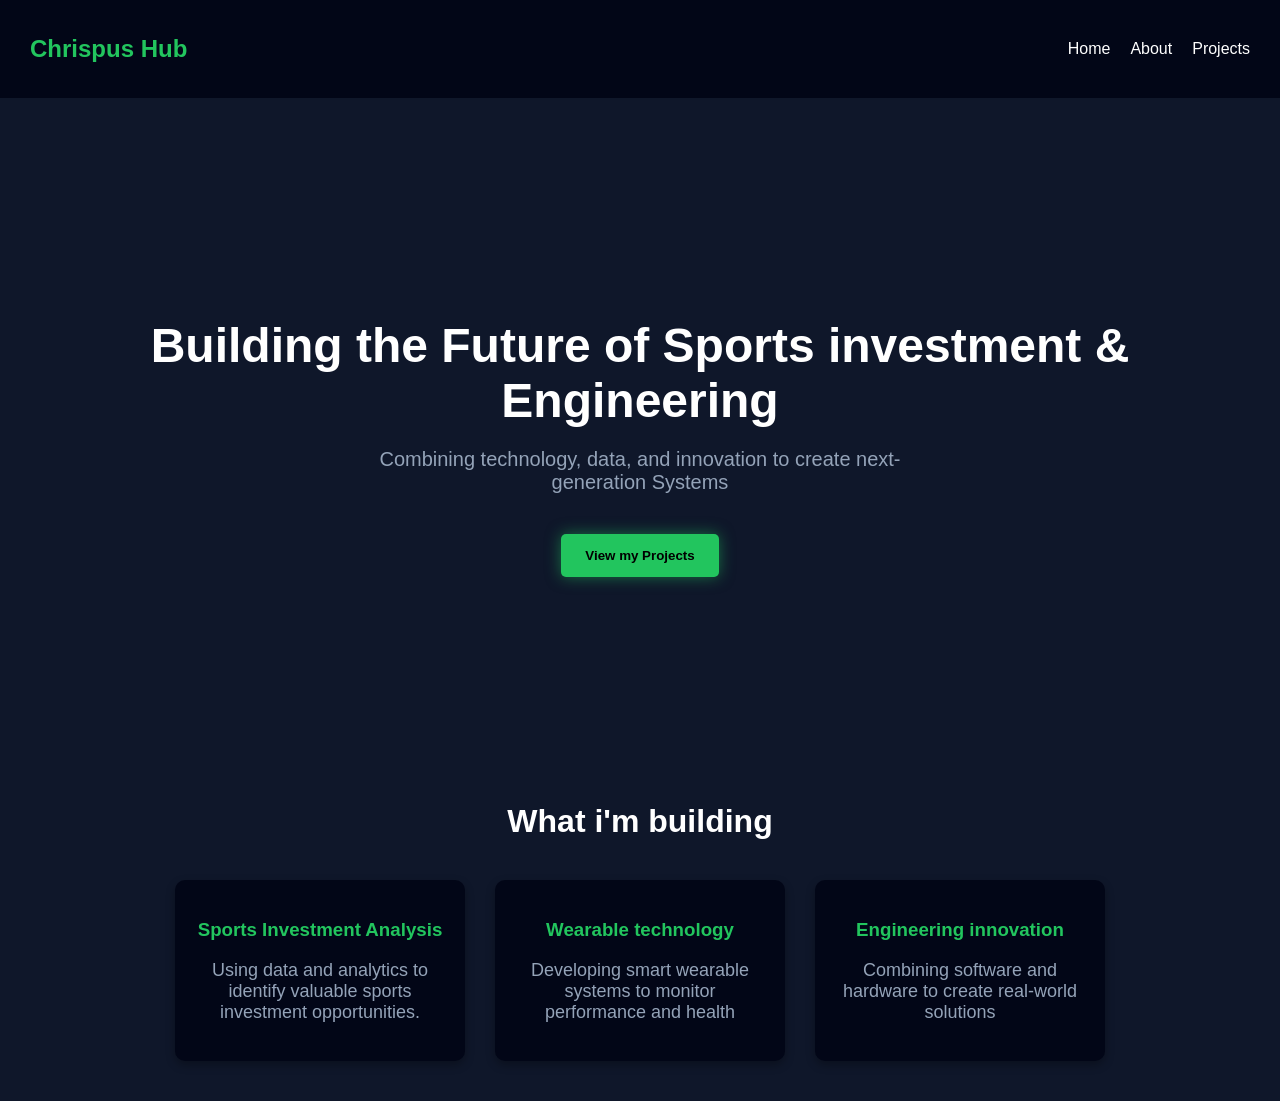
<file: index.html>
<!DOCTYPE html>
<html>
<head>
    <title>My First site</title>
    <link rel="stylesheet" href= "css/style.css">
</head>
<body>
<nav>
    <h2> Chrispus Hub </h2>
    <ul>
        <li><a href="index.html">Home</a></li>
        <li><a href="about.html">About</a></li>
        <li><a href="projects.html">Projects</a></li>
    </ul>
</nav>
<section class="hero">
<h1> Building the Future of Sports investment & Engineering</h1>
    <p id="message">Combining technology, data, and innovation to create next-generation Systems</p>
    <button onclick="window.location.href='projects.html'">View my Projects</button>
</section>

<section class="features">
    <h2>What i'm building</h2>
    <div class="features-container">
        <div class="feature">
            <h3>Sports Investment Analysis</h3>
            <p>Using data and analytics to identify valuable sports investment opportunities. </p>
        </div>
        <div class="feature">
            <h3>Wearable technology</h3>
            <p>Developing smart wearable systems to monitor performance and health</p>
        </div>
        <div class="feature">
            <h3>Engineering innovation</h3>
            <p>Combining software and hardware to create real-world solutions</p>
        </div>
    </div>
</section>
<script src=" js/script.js"></script>

</body>
</html>
</file>
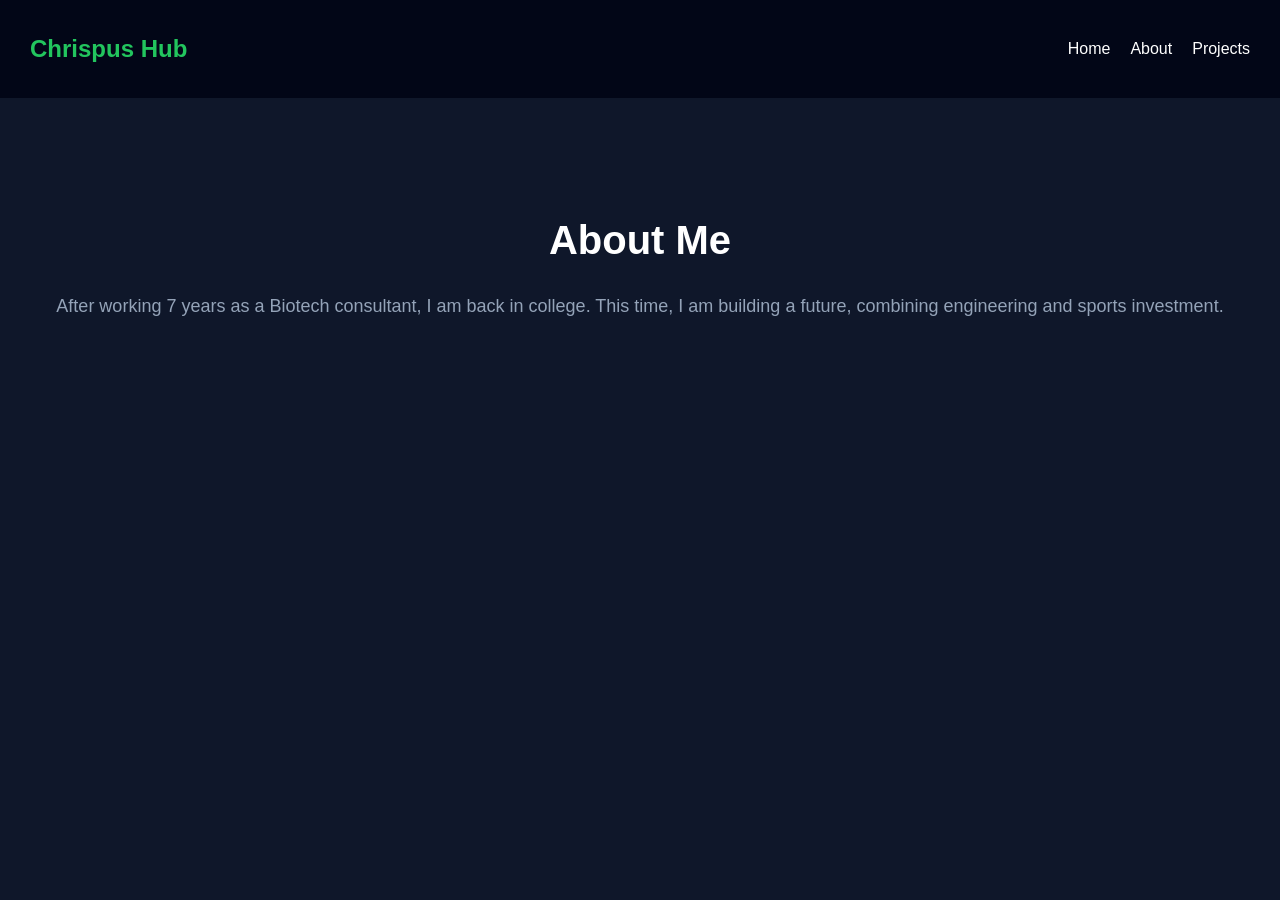
<file: about.html>
<!DOCTYPE html>
<html lang="en">

<head>
    <meta charset="UTF-8">
    <title>About</title>
    <link rel="stylesheet" href="css/style.css">
</head>

<body>

<nav>
    <h2>Chrispus Hub</h2>
    <ul>
        <li><a href="index.html">Home</a></li>
        <li><a href="about.html">About</a></li>
        <li><a href="projects.html">Projects</a></li>
    </ul>
</nav>

<section>
    <h1>About Me</h1>
    <p>After working 7 years as a Biotech consultant, I am back in college. This time, I am building a future, combining engineering and sports investment.</p>
</section>

</body>
</html>
</file>
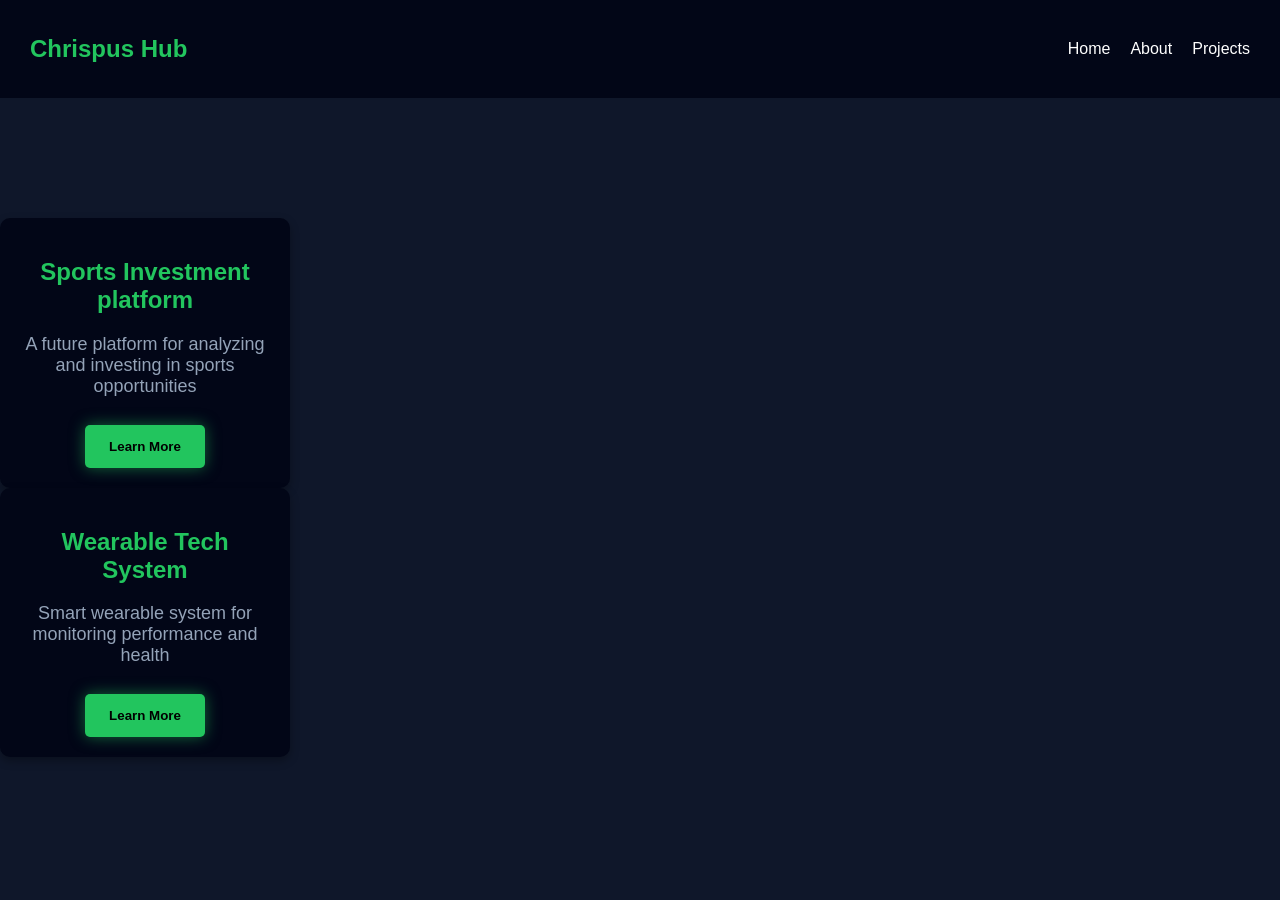
<file: projects.html>
<!DOCTYPE html>
<html lang="en">

<head>
    <meta charset="UTF-8">
    <title>Projects</title>
    <link rel="stylesheet" href="css/style.css">

</head>

<body>
<nav>
    <h2>Chrispus Hub</h2>
    <ul>
        <li><a href="index.html">Home</a></li>
        <li><a href=" about.html">About</a></li>
        <li><a href="projects.html">Projects</a></li>
    </ul>

</nav>
<section>


        <div class="card" data-link="sports-analysis.html">
            <h2>Sports Investment platform</h2>
            <p>A future platform for analyzing and investing in sports opportunities</p>
            <button class="learn-btn">Learn More</button>
        </div>


        <div class="card">
            <h2>Wearable Tech System</h2>
            <p>Smart wearable system for monitoring performance and health</p>
            <button>Learn More</button>
        </div>



</section>
<script src="js/script.js"></script>
</body>
</html>
</file>
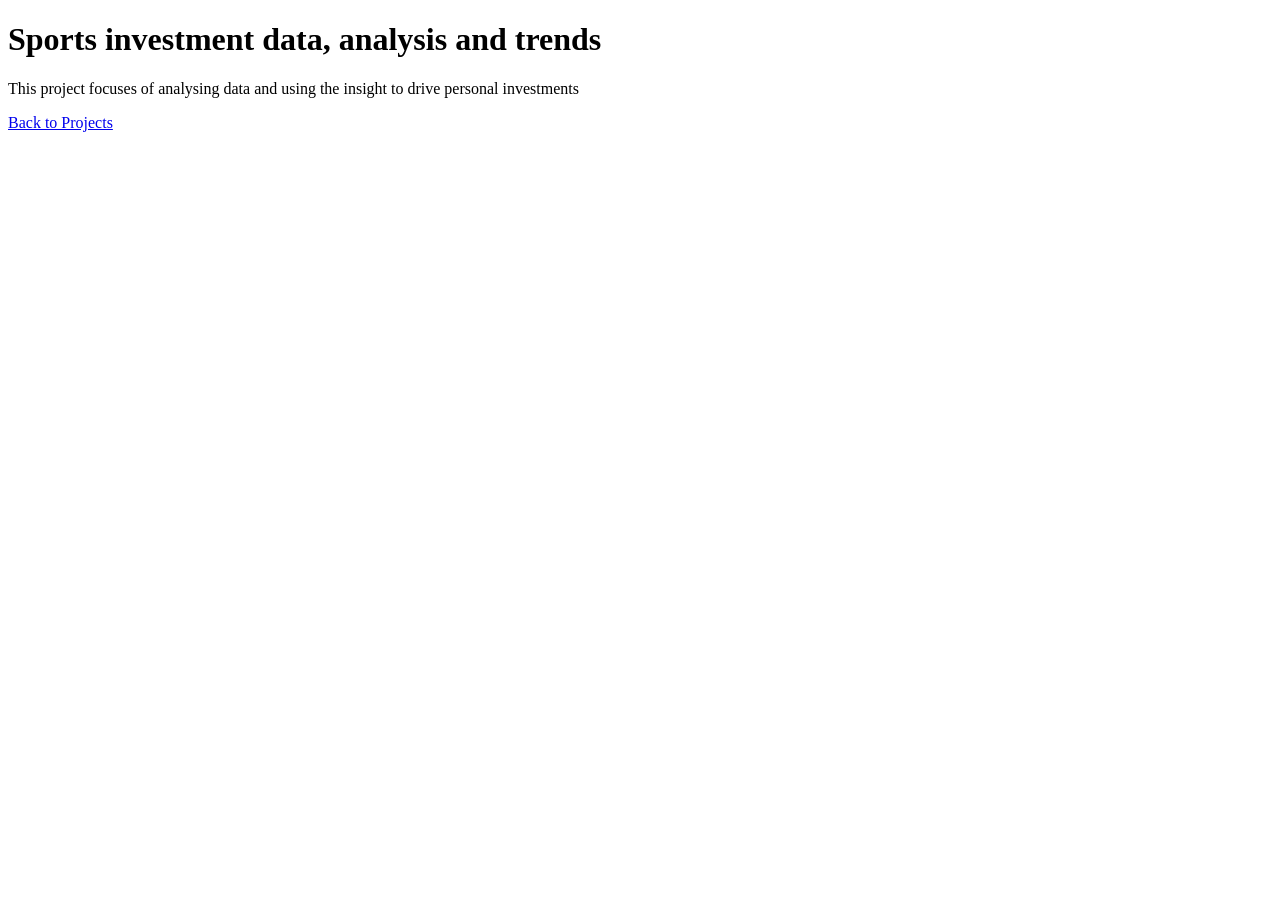
<file: sports-analysis.html>
<!DOCTYPE html>
<html>
<head>
    <title>Sports Investment Platform</title>
</head>

<body>
<h1>Sports investment data, analysis and trends</h1>
<p>This project focuses of analysing data and using the insight to drive personal investments</p>
<a href="projects.html">Back to Projects</a>

</body>
</html>
</file>
<file: css/style.css>
body{
margin: 0;
font-family: Arial, sans-serif;
background-color: #0f172a;
color: white;
}
nav{
display: flex;
justify-content: space-between;
align-items:center;
background-color: #020617;
padding: 15px 30px;
}
nav h2{
color: #22c55e;
}
nav ul{
list-style: none;
display: flex;
gap: 20px;
}
nav a{
color: white;
text-decoration:none;
}
section{
text-align: center;
margin-top: 120px;
}
h1{
font-size: 40px;
}
p{
font-size: 18px;
color: #94a3b8;
}
.project-container{
display:flex;
justify-content:center;
gap:30px;
margin-top: 40px;
flex-wrap:wrap;
}
.card{
background-color: #020617;
padding: 20px;
width: 250px;
border-radius: 10px;
text-align: center;
transition: 0.3s;
box-shadow: 0 4px 10px rgba(0,0,0,0.3);
cursor:pointer;
transition: transform 0.3s ease;
}
.card:hover{

transform: scale(1.05);
box-shadow: 0 10px 20px rgba(0,0,0,0.5);

}
.card h2{
color:#22c55e;
}
button{
margin-top: 10px;
padding: 14px 24px;
border: none;
background-color: #22c55e;
color: black;
border-radius: 5px;
font-weight: bold;
cursor: pointer;
transition: 0.3s;
box-shadow: 0 0 15px rgba(34, 197, 94, 0.5);
}
button:hover{
background-color: #16a34a;
}
.card-link{
text-decoration: none;
color: inherit;

}

.hero{
text-align:center;
margin-top: 120px;
padding: 60px 20px;
}
.hero h1{
font-size: 48px;
margin-bottom: 20px;
}
.hero p{
font-size: 20px;
margin-bottom: 30px;
max-width: 600px;
margin: 0 auto 30px;
color: #94a3b8;
}
.features{
margin-top: 100px;
padding: 40px 20px;
text-align: center;
}
.features h2{
font-size: 32px;
margin-bottom: 40px;
}
.features-container{
display: flex;
justify-content: center;
gap: 30px;
flex-wrap: wrap;
}
.feature{
background-color: #020617;
padding: 20px;
width: 250px;
border-radius: 10px;
text-align: center;
box-shadow: 0 4px 10px rgba(0,0,0,0.3);
transition: 0.3s;
}
.feature:hover{
transform: scale(1.05);
}
.feature h3{
color: #22c55e;
}
</file>
